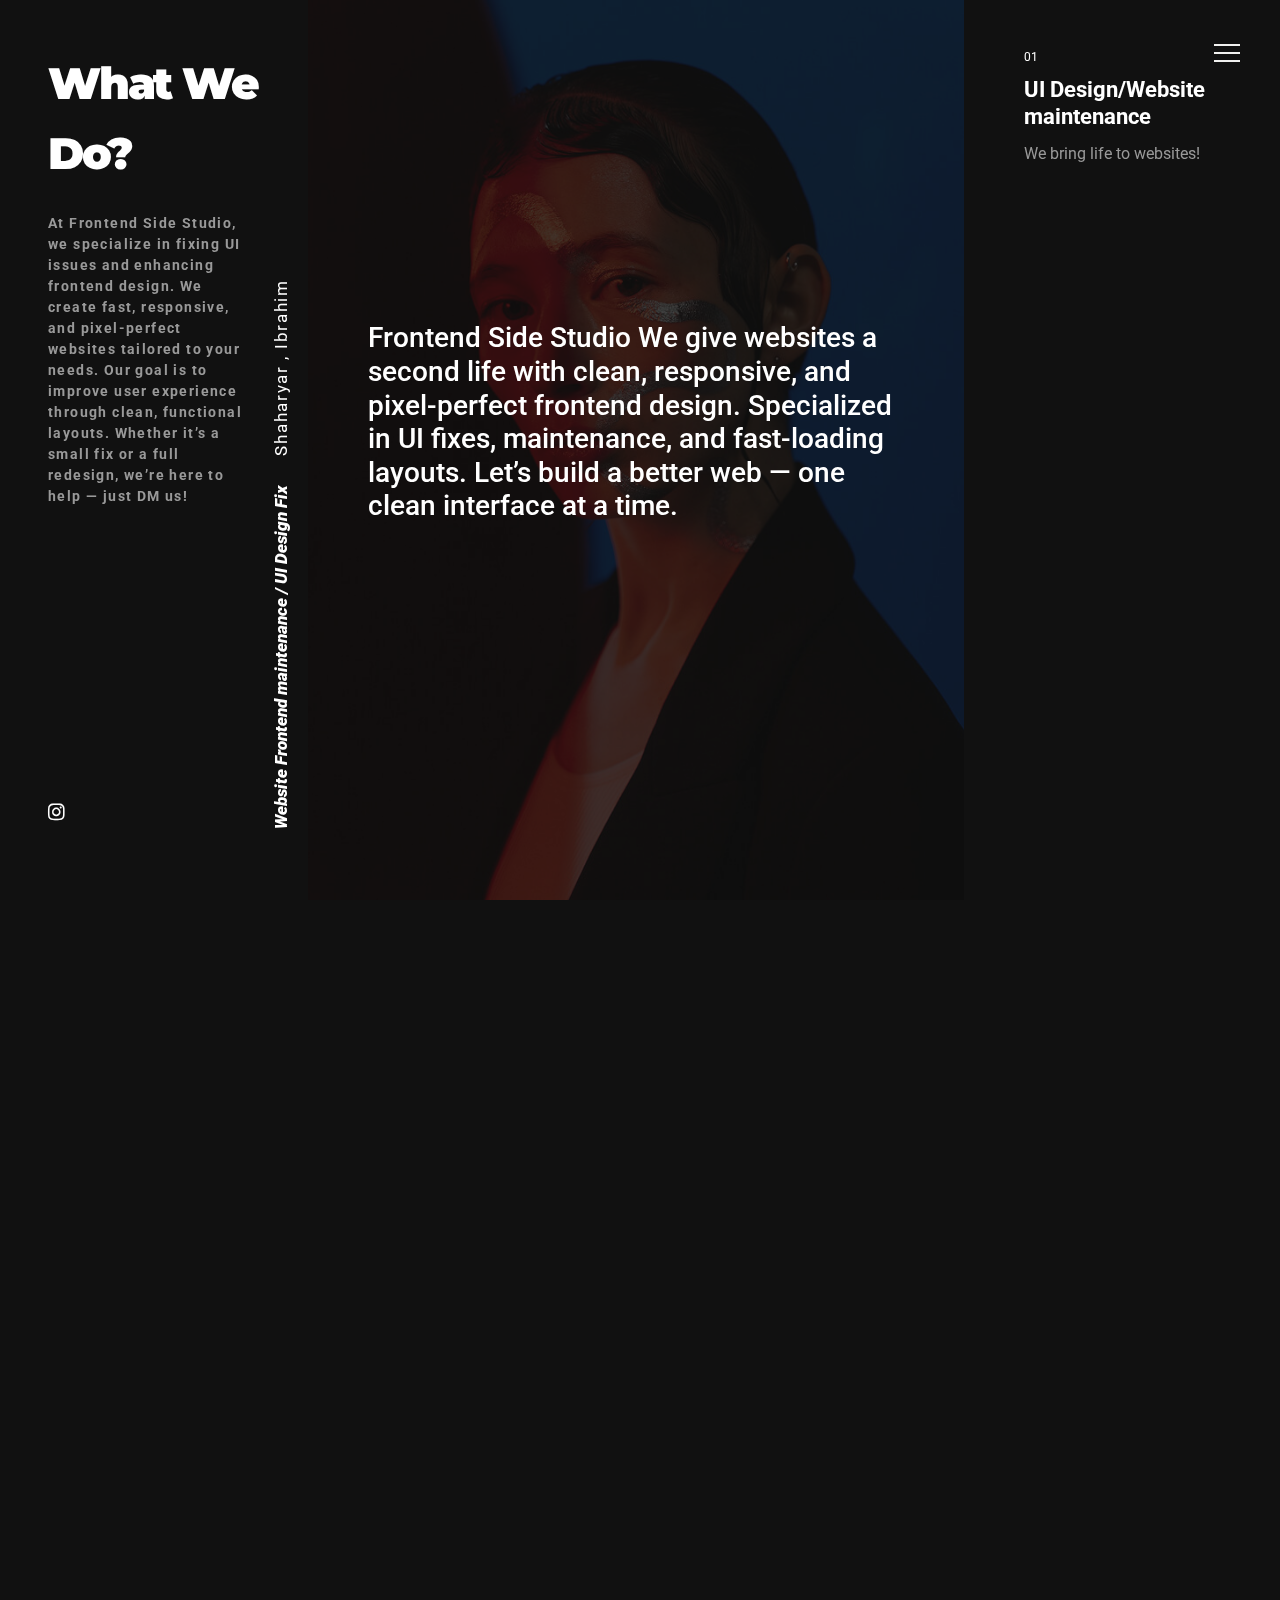
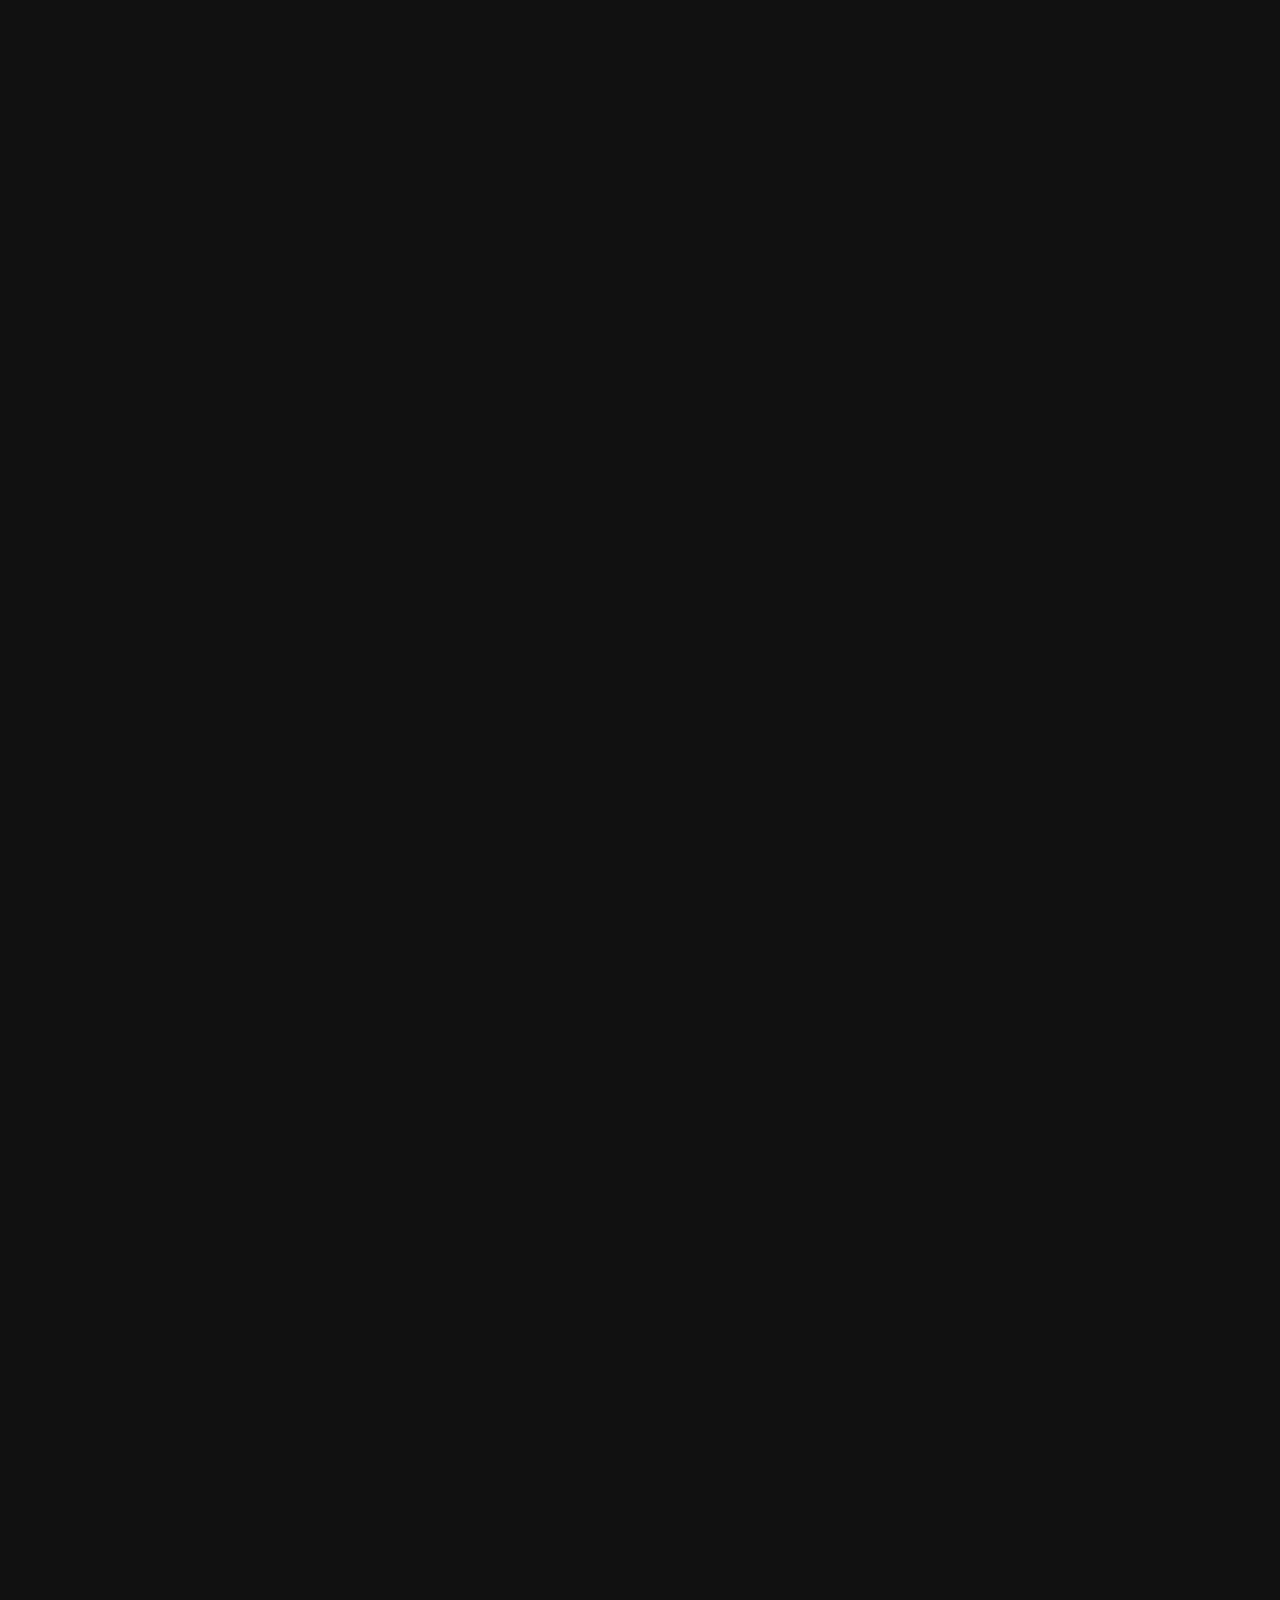
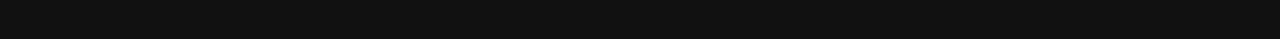
<file: index.html>
<!DOCTYPE html>
<html lang="en">

<head>
  <meta charset="utf-8">
  <meta name="viewport" content="width=device-width, initial-scale=1">
  <title>Frontend Side Studio</title>

  <!-- Third Party Plugins -->
  <link rel="stylesheet" type="text/css" href="css/vendor.css">
  <!-- Bootstrap CSS -->
  <link href="https://cdn.jsdelivr.net/npm/bootstrap@5.3.0-alpha1/dist/css/bootstrap.min.css" rel="stylesheet">
  <!-- Font Awesome -->
  <link rel="stylesheet" href="https://cdnjs.cloudflare.com/ajax/libs/font-awesome/6.4.0/css/all.min.css">
  <!-- Google Fonts -->
  <link
    href="https://fonts.googleapis.com/css2?family=Montserrat:wght@900&family=Roboto:wght@400;700;900&family=Six+Caps&display=swap"
    rel="stylesheet">
  <!-- custom style -->
  <link rel="stylesheet" href="style.css">

</head>

<body >

  <div class="nav nav-overlay">
    <div class="nav__content">
      <ul class="nav__list">
        <li class="nav__list-item active-nav"><a href="index.html" class="hover-target">Home</a></li>

        <li class="nav__list-item"><a href="blog.html" class="hover-target">Blog</a></li>
        
      </ul>
    </div>
  </div>

  <nav id="navbar" class="position-absolute">
    <input id="menu-toggle" type="checkbox" />
    <label class="menu-btn" for="menu-toggle">
      <span></span>
    </label>
  </nav>

  <div class="container-fluid p-0">
    <div class="row g-0">
      <!-- Sidebar -->
      <div class="col-lg-3 position-fixed z-1 h-100" data-aos="slide-right" data-aos-delay="200">
        <div class="sidebar p-4 p-lg-5 vh-100 d-flex flex-column position-relative">
          <a href="index.html" class="logo mb-0 text-decoration-none">What We Do?</a>
          <p class="bio mt-4 d-none d-lg-block" style="max-width: 200px;">
            At Frontend Side Studio, we specialize in fixing UI issues and enhancing frontend design. We create fast,
            responsive, and pixel-perfect websites tailored to your needs. Our goal is to improve user experience
            through clean, functional layouts. Whether it’s a small fix or a full redesign, we’re here to help — just DM
            us!
          </p>



          <div class="social-icons mt-auto mb-4 d-none d-lg-flex flex-column">


            <a href="https://www.instagram.com/frontendside.studio/" class="social-icon" aria-label="Instagram"
              target="_blank"><i class="fab fa-instagram"></i></a>

          </div>

          <div class="personal-info d-none d-lg-flex">
            <p class="job-title mb-2">Website Frontend maintenance / UI Design Fix
            </p>
            <p class="location">Shaharyar , Ibrahim</p>
          </div>
        </div>
      </div>

      <div class="col-lg-9 offset-lg-3">
        <div class="row">

          <!-- Main Content / data-aos="fade-up" -->
          <div id="intro" class="col-lg-8 position-relative d-flex flex-column align-items-center">
            <div class="pt-4 pt-lg-5 px-4 px-lg-5 w-100 mt-5">

              <!--  slide-clip slide-in -->
              <div class="swiper banner-slider slide-in mt-5 mt-lg-0 ">
                <div class="swiper-wrapper">
                  <div class="swiper-slide">
                    <div class="banner-content d-flex flex-column">
                      <span class="introduction mb-3 d-block"></span>
                      <h2 class="name mb-4 txt-fx slide-up"></h2>
                      <h3>Frontend Side Studio
                        We give websites a second life with clean, responsive, and pixel-perfect frontend design.
                        Specialized in UI fixes, maintenance, and fast-loading layouts.
                        Let’s build a better web — one clean interface at a time.</h3>

                    </div>
                  </div>
                  <div class="swiper-slide">
                    <div class="banner-content d-flex flex-column">
                      <span class="introduction mb-3 d-block">Web Designer / Developer</span>
                      <h2 class="name mb-4 txt-fx slide-up">UI OPTIMIZATION / Website maintenance
                      </h2>
                      <p class="description mb-4">
                        We optimize your website for better user experience and faster loading times.
                      </p>

                    </div>
                  </div>
                  <div class="swiper-slide">
                    <div class="banner-content d-flex flex-column">
                      <span class="introduction mb-3 d-block">Front-End Development</span>

                      <p class="description mb-4">
                        We specialize in frontend development, UI fixes, and responsive design.
                        Skilled in HTML, CSS, JavaScript — we build clean, functional interfaces.
                        From layout adjustments to full redesigns, we ensure pixel-perfect results.
                        Whether it's troubleshooting, optimization, or redesign — we've got it covered.
                      </p>

                    </div>
                  </div>
                  <div class="swiper-slide">
                    <div class="banner-content d-flex flex-column">
                      <span class="introduction mb-3 d-block">Why us? </span>
                      <h2 class="name mb-4 txt-fx slide-up"></h2>
                      <p class="description mb-4">
                        We focus on clean, fast, and responsive design that improves user experience.
                        Our work is pixel-perfect, detail-oriented, and tailored to your goals.
                        We don’t just design — we solve UI problems that hurt your site’s performance.
                        With quick delivery and ongoing support, we make your frontend stress-free.



                      </p>

                    </div>
                  </div>

                </div>
              </div>

            </div>

            <nav class="section-nav swiper banner-nav-slider pt-3 pt-lg-4 px-4 px-lg-5 w-100" data-aos="fade-up"
              data-aos-delay="600" data-aos-anchor-placement="top-bottom">
              <ul class="swiper-wrapper">
                <li class="swiper-slide"><span>01</span> INTRO</li>
                <li class="swiper-slide"><span>02</span> EXPERIENCE</li>
                <li class="swiper-slide"><span>03</span> EXPERTISE</li>
                <li class="swiper-slide"><span>04</span> WHY US?</li>
              </ul>
            </nav>
            <div class="swiper image-slider" data-aos="fade-up" data-aos-delay="1000">
              <div class="swiper-wrapper">
                <div class="swiper-slide">
                  <img class="hero-image position-absolute top-0 end-0 img-fluid mb-5 opacity-25 vh-100"
                    src="images/banner-image-2.jpg" alt="Kitchen interior">
                </div>
                <div class="swiper-slide">
                  <img class="hero-image position-absolute top-0 end-0 img-fluid mb-5 opacity-25 vh-100"
                    src="images/banner-image-1.jpg" alt="Kitchen interior">
                </div>
                <div class="swiper-slide">
                  <img class="hero-image position-absolute top-0 end-0 img-fluid mb-5 opacity-25 vh-100"
                    src="images/banner-image-3.jpg" alt="Kitchen interior">
                </div>
                <div class="swiper-slide">
                  <img class="hero-image position-absolute top-0 end-0 img-fluid mb-5 opacity-25 vh-100"
                    src="images/banner-image-4.jpg" alt="Kitchen interior">
                </div>
              </div>
            </div>
          </div>

          <!-- Skills Section -->
          <div class="col-lg-4">
            <div class="p-4 p-lg-5 vh-100">
              <div class="skill" data-aos="fade-up" data-aos-delay="200">
                <span class="skill-number d-block">01</span>
                <h3>UI Design/Website maintenance
                </h3>
                <p>We bring life to websites!</p>
              </div>



              <!-- Mobile-only content -->
              <div class="d-lg-none mt-5">
                <hr class="sidebar-divider">
                <p class="job-title mb-2">UI DESIGN/Website maintenance
                </p>
                <p class="location mb-4">Shaharyar , Ibrahim</p>

              </div>
            </div>
          </div>

          <!-- CTA Button (Desktop) -->
          <!-- <div class="col-lg-3 d-none d-lg-block position-fixed bottom-0 end-0 p-0" style="z-index: 8;">
            <!-- <a href="#" class="cta-button d-block">VIEW ALL WORKS</a> -->
          <!-- <button class="btn-special w-100" data-aos="fade-up" data-aos-delay="800" -->
          <!-- data-aos-anchor-placement="top-bottom"> -->
          <!-- <span class="text-container"> -->
          <!-- <span class="original-text">HIRE ME</span> -->
          <!-- <span class="hover-text">HIRE ME</span> -->
          <!-- </span> -->
          <!-- </button> -->
          <!-- </div> -->

          <section id="about" class="pt-4 pt-lg-5 px-4 px-lg-5 my-5 py-5">
            <div class="row d-flex flex-wrap" data-aos="fade-up">
              <div class="col-lg-6 pb-5">
                <span class="introduction mb-3 d-block">BIODATA</span>
                <h2 class="name mb-4 txt-fx slide-up text-uppercase">Education</h2>
                <div class="data-info py-3" data-aos="fade-up">
                  <span class="meta-date">2008-2024/span>
                    <h3 class="info-title">Bachelors in Information Technology</h3>
                    <p>Garrison Academy Quetta</p>
                </div>

              </div>
              <div class="col-lg-6 pb-5">
                <h2 class="name mb-4 txt-fx slide-up text-uppercase">Experiences</h2>
                <div class="data-info py-3" data-aos="fade-up" data-aos-delay="200">
                  <span class="meta-date">2023-2025</span>
                  <h3 class="info-title">UI Design / Website maintenance
                  </h3>

                </div>
                <div class="data-info" data-aos="fade-up" data-aos-delay="300">
                  <span class="meta-date">2025 - present</span>
                  <h3 class="info-title">Frontend Side Studio - Founder - Shaharyar</h3> <br>
                  <h3>Frontend Side Studio - CO-Founder - Ibrahim </h3>

                </div>
              </div>
            </div>
            <div class="row d-flex flex-wrap" data-aos="fade-up">
              <div class="col-lg-6 pb-5">
                <h2 class="name mb-4 txt-fx slide-up text-uppercase">Interests</h2>
                <div class="data-info py-3" data-aos="fade-up">
                  <span class="meta-date">2008 - 2024</span>
                  <h3 class="info-title">Bachelors in Information Technology</p>
                </div>
                <div class="data-info" data-aos="fade-up" data-aos-delay="100">
                  <span class="meta-date">2025 - present</span>
                  <h3 class="info-title">
                    <h3>Ui Design and Website maintenance.
                      <br>Works on Backend too.
                    </h3>


                </div>
              </div>


              <!-- <div class="col-lg-6 pb-5">
                <h2 class="name mb-4 txt-fx slide-up text-uppercase">References</h2>
                <div class="data-info py-3" data-aos="fade-up" data-aos-delay="200">
                  <span class="meta-date">1998 - 2004</span>
                  <h3 class="info-title">Dr. Stephen H. King</h3>
                  <p>iacentem substantiales um se sed esse haec Possit facis qui a a a patriam.</p>
                </div> -->
              <!-- <div class="data-info" data-aos="fade-up" data-aos-delay="300">
                  <span class="meta-date">2004 - 2006</span>
                  <h3 class="info-title">Dr. David Howard</h3>
                  <p>iacentem substantiales um se sed esse haec Possit facis qui a a a patriam.</p>
                </div>
              </div>
            </div>
          </section> -->

              <span class="introduction mb-3 d-block">Personal Info</span>
              <h2 class="name mb-4 txt-fx slide-up text-uppercase">Contact Us</h2>



              <div class="social-icons mt-auto mb-4 d-none d-lg-flex flex-column">

                <h4>To Book Our Service, Dm us on Instagram <a href="https://www.instagram.com/frontendside.studio/"
                    class="social-icon" aria-label="Instagram" target="_blank"><i class="fab fa-instagram"> Frontend
                      Side Studio </i></a></h4>




              </div>

            </div>
        </div>
        <!--  -->
      </div>
      </section>

    </div>
  </div>

  </div>
  </div>

  <!-- Bootstrap JS -->
  <script src="https://cdn.jsdelivr.net/npm/bootstrap@5.3.0-alpha1/dist/js/bootstrap.bundle.min.js"></script>
  <script src="js/jquery-1.11.0.min.js"></script>
  <script src="js/plugins.js"></script>
  <script src="js/script.js"></script>

</body>

</html>
</file>
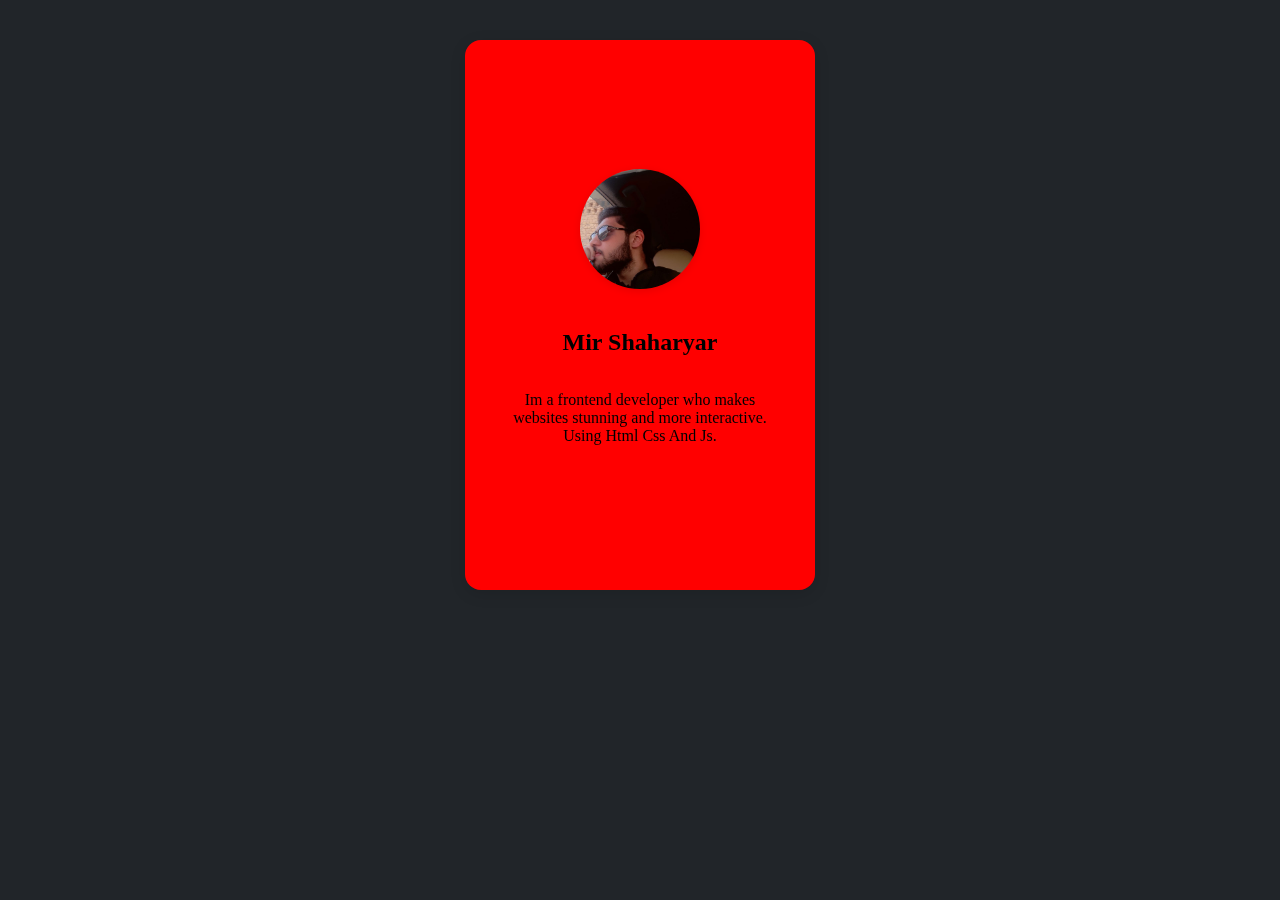
<file: blog.html>
<!DOCTYPE html>
<html lang="en">

<head>
  <meta charset="UTF-8">
  <meta name="viewport" content="width=device-width, initial-scale=1.0">
  <title>Document</title>
  <link rel="stylesheet" href="blog.css">
</head>

<body>

  <!-- 3D Flip Card Start -->
  <div class="flip-card">
    <div class="flip-card-inner">
      <div class="flip-card-front">
        <img src="images/WhatsApp Image 2025-06-27 at 16.59.00_657d1152.jpg" alt="">
        <h2>Mir Shaharyar</h2>
        <p>Im a frontend developer who makes <br> websites stunning and more interactive. <br>Using Html Css And Js.</p>
        
      </div>
      <div class="flip-card-back">
        <h2>Contact Us</h2>
        <p>Message us on Instagram and book your service</p>
        <a href="https://www.instagram.com/frontendsidestudio" target="_blank">Instagram</a>
       
      </div>
    </div>
  </div>

  
  

  <!-- 3D Flip Card End -->
</body>

</html>
</file>
<file: blog.css>
/* 3D Flip Card Styles */

body{
  background-color:  #212529;
}
.flip-card {
  background-color: transparent;
  width: 350px;
  height: 550px;
  perspective: 1000px;
  margin: 40px auto;
  border-radius: 16px;
  
}

.flip-card-inner {
  position: relative;
  width: 100%;
  height: 100%;
  text-align: center;
  /* transition: transform 0.8s cubic-bezier(0.4,0.2,0.2,1); */
  transition: ease-in-out 0.7s;
  transform-style: preserve-3d;
  border-radius: 16px;
  box-shadow: 0 4px 16px rgba(0,0,0,0.12);
}

.flip-card:hover .flip-card-inner {
  transform: rotateY(180deg);
}

.flip-card-front, .flip-card-back {
  position: absolute;
  width: 100%;
  height: 100%;
  backface-visibility: hidden;
  border-radius: 16px;
  background: white;
  display: flex;
  flex-direction: column;
  align-items: center;
  justify-content: center;
  padding: 32px 20px;
  box-sizing: border-box;
    background:red;
  

}

.flip-card-front img {
  width: 120px;
  height: 120px;
  border-radius: 50%;
  object-fit: cover;
  margin-bottom: 20px;
  box-shadow: 0 2px 8px rgba(0,0,0,0.10);
  
  
}

.flip-card-back {
  
  color: #fff;
  transform: rotateY(180deg);
}

.flip-card-back a {
  margin-top: 20px;
  display: inline-block;
  padding: 10px 24px;
  background: #fff;
  color: #000;
  border-radius: 8px;
  text-decoration: none;
  font-weight: bold;
  transition: background 0.2s, color 0.2s;
}

.flip-card-back a:hover {
  background: bisque;
  color: #000;
}


h2{
  color: #000;
  font-family: 'Times New Roman', Times, serif;
}


p{
  color: #000;
  font-family: 'Times New Roman', Times, serif;
}
</file>
<file: style.css>
:root,
[data-bs-theme=light] {
  --heading-font: "Roboto", Verdana, serif;
  --heading-font-weight: 700;
  --heading-color: var(--bs-dark);
  --heading-line-height: 1.2;

  --swiper-theme-color: var(--bs-primary);

  --custom-easing: cubic-bezier(.17, .67, .83, .67);

  /* theme colors */
  --bs-body-font-family: "Roboto", Verdana, sans-serif;
  --bs-body-font-size: 0.9rem;
  --bs-body-font-weight: 400;
  --bs-body-line-height: 1.7;
  --bs-body-color: #333;
  --bs-body-color-rgb: 51, 51, 51;

  --bs-primary: #FF534A;
  --bs-primary-dark: #d33a32;
  --bs-secondary: #FDEEE9;
  --bs-black: #111;
  --bs-light: #F1F1F0;
  --bs-dark: #212529;
  --bs-gray: #949494;
  --bs-gray-dark: #51565b;

  --bs-primary-rgb: 255, 83, 74;
  --bs-secondary-rgb: 253, 238, 233;
  --bs-black-rgb: 17, 17, 17;
  --bs-light-rgb: 241, 241, 240;
  --bs-dark-rgb: 33, 37, 41;

  --bs-link-color: var(--bs-dark);
  --bs-link-color-rgb: 17, 17, 17;
  --bs-link-decoration: underline;
  --bs-link-hover-color: var(--bs-primary);
  --bs-link-hover-color-rgb: 169, 128, 115;

  --bs-gutter-x: 2.5rem;
}


/* btn */
.btn {
  --bs-btn-border-radius: 0;
}

.btn-primary {
  --bs-btn-color: #fff;
  --bs-btn-bg: var(--bs-primary);
  --bs-btn-border-color: var(--bs-primary);
  --bs-btn-hover-color: #fff;
  --bs-btn-hover-bg: var(--bs-primary-dark);
  --bs-btn-hover-border-color: var(--bs-primary-dark);
  --bs-btn-focus-shadow-rgb: 49, 132, 253;
  --bs-btn-active-color: #fff;
  --bs-btn-active-bg: var(--bs-secondary);
  --bs-btn-active-border-color: var(--bs-secondary);
  --bs-btn-active-shadow: inset 0 3px 5px rgba(0, 0, 0, 0.125);
  --bs-btn-disabled-color: #fff;
  --bs-btn-disabled-bg: var(--bs-primary);
  --bs-btn-disabled-border-color: var(--bs-primary);
}

.btn-outline-primary {
  --bs-btn-color: var(--bs-primary);
  --bs-btn-border-color: var(--bs-primary);
  --bs-btn-hover-color: #fff;
  --bs-btn-hover-bg: var(--bs-primary);
  --bs-btn-hover-border-color: var(--bs-primary);
  --bs-btn-focus-shadow-rgb: 13, 110, 253;
  --bs-btn-active-color: #fff;
  --bs-btn-active-bg: var(--bs-primary);
  --bs-btn-active-border-color: var(--bs-primary);
  --bs-btn-active-shadow: inset 0 3px 5px rgba(0, 0, 0, 0.125);
  --bs-btn-disabled-color: var(--bs-primary);
  --bs-btn-disabled-bg: transparent;
  --bs-btn-disabled-border-color: var(--bs-primary);
  --bs-gradient: none;
}


.pagination {
  --bs-pagination-active-bg: var(--bs-black);
  --bs-pagination-border-width: 0;
  --bs-pagination-border-radius: 0;
}

/* breadcrumb */
.breadcrumb {
  --bs-breadcrumb-item-padding-x: 1em;
}

/* text white */
.text-white {
  --heading-color: var(--bs-light);
  --bs-breadcrumb-item-active-color: var(--bs-light);
  --bs-breadcrumb-divider-color: var(--bs-light);
  --bs-link-color-rgb: var(--bs-light-rgb);
  --bs-link-hover-color-rgb: var(--bs-light-rgb);
}

.text-white .nav-link {
  --bs-nav-link-color: var(--bs-light);
  --bs-nav-link-hover-color: var(--bs-light);
  --bs-nav-link-active-color: var(--bs-light);
  --bs-navbar-active-color: var(--bs-light);
}

/* accordion */
.accordion {
  --bs-accordion-border-width: 0;
  --bs-accordion-border-radius: 0;
  --bs-accordion-inner-border-radius: 0;
  --bs-accordion-btn-padding-x: 0;
  --bs-accordion-btn-padding-y: 1rem;
  --bs-accordion-btn-color: var(--bs-light);
  --bs-accordion-btn-bg: transparent;
  --bs-accordion-btn-focus-border-color: var(--bs-light);
  --bs-accordion-btn-focus-box-shadow: none;
  --bs-accordion-body-padding-x: 0;
  --bs-accordion-body-padding-y: 1rem;
  --bs-accordion-active-color: var(--bs-light);
  --bs-accordion-active-bg: transparent;

  --bs-accordion-color: var(--bs-light);
  --bs-accordion-bg: transparent;
}

.accordion-button {
  font-size: 1.2rem;
  border-bottom: 1px solid var(--bs-border-color);
}

[data-bs-theme=dark] .accordion-button::after {
  filter: invert(0) sepia(1) saturate(0) hue-rotate(0deg);
}

/* form control */
.form-control:focus {
  border-color: #ccc;
  box-shadow: 0 0 0 0.25rem rgba(200, 200, 200, .25);
}

/* dark theme */
[data-bs-theme=dark] {
  color-scheme: dark;

  --heading-color: #fff;
  --bs-heading-color: #fff;
  --bs-link-color: #CCCCCC;
  --bs-link-hover-color: var(--bs-primary);
  --bs-link-color-rgb: 204, 204, 204;
  --bs-link-hover-color-rgb: 131, 169, 172;
  --bs-body-color: var(--bs-light);
  --bs-body-color-rgb: 241, 241, 240;
  --bs-body-bg: #111;
  --bs-body-bg-rgb: 17, 17, 41;

  color: var(--bs-gray);
}

[data-bs-theme=dark] .dropdown-item {
  --bs-dropdown-link-color: var(--bs-light);
  --bs-dropdown-link-hover-color: var(--bs-white);
}

[data-bs-theme=dark] .bg-white,
[data-bs-theme=dark] .bg-light {
  --bs-bg-opacity: 0.1;
}

/* ++++++++++++++++++++ */

:root {
  --primary-color: #d43030;
  --primary-dark: #c73d3d;
  --primary-darker: #d42f2f;
  --text-color: #ffffff;
  --text-muted: #aaaaaa;
  --text-light: #cccccc;
  --text-lighter: #999999;
  --bg-dark: #111111;
}

body {
  font-family: 'Roboto', sans-serif;
  color: var(--text-color);
  background-color: var(--bg-dark);
  -webkit-font-smoothing: antialiased;
  line-height: 1.6;
}

.logo {
  font-family: 'Montserrat', sans-serif;
  font-weight: 900;
  font-size: 44px;
  letter-spacing: -2.2px;
  color: var(--text-color);
}

.name {
  font-family: 'Six Caps', sans-serif;
  font-weight: 400;
  font-size: 176px;
  font-size: 206px;
  line-height: 0.9;
  color: var(--text-color);
}

.introduction {
  font-weight: 700;
  font-size: 14px;
  letter-spacing: 1.4px;
  text-transform: uppercase;
  color: var(--primary-dark);
}

.description {
  font-weight: 400;
  font-size: 21px;
  line-height: 1.8;
  color: var(--text-muted);
  max-width: 490px;
}

.cta-link {
  font-weight: 700;
  font-size: 24px;
  text-decoration: underline;
  color: var(--text-color);
}

.section-nav ul {
  list-style: none;
  padding: 0;
  display: flex;
  flex-wrap: wrap;
  gap: 40px;
}

.section-nav li {
  font-weight: 700;
  font-size: 14px;
  letter-spacing: 1.4px;
  text-transform: uppercase;
  cursor: pointer;
}

.section-nav span {
  display: block;
  font-weight: 900;
  margin-bottom: 5px;
}

.section-nav .swiper-slide-thumb-active {
  color: var(--primary-color);
}

.section-nav .active span {
  color: var(--primary-color);
}

.bio {
  font-weight: 700;
  font-size: 14px;
  letter-spacing: 1.4px;
  line-height: 1.5;
  color: var(--text-lighter);
  margin-top: 40px;
}

.skill {
  margin-bottom: 40px;
}

.skill-number {
  font-weight: 400;
  font-size: 12px;
  color: var(--text-color);
}

.skill h3 {
  font-weight: 700;
  font-size: 22px;
  margin: 10px 0;
  color: var(--text-color);
}

.skill p {
  font-weight: 400;
  font-size: 16px;
  line-height: 1.7;
  color: var(--text-lighter);
}

.social-icon {
  color: var(--text-color);
  font-size: 19px;
  transition: color 0.3s;
}

.social-icon:hover {
  color: var(--primary-color);
}

.sidebar-divider {
  width: 1px;
  height: 100px;
  background-color: var(--text-color);
  margin: 20px 0;
}

.job-title {
  font-weight: 900;
  font-style: italic;
  font-size: 17px;
  color: var(--text-color);
}

.location {
  font-weight: 400;
  font-size: 17px;
  letter-spacing: 1.7px;
  color: var(--text-color);
}

.cta-button {
  display: inline-block;
  padding: 60px 40px;
  background-color: var(--primary-darker);
  font-weight: 700;
  font-size: 16px;
  text-align: center;
  text-transform: uppercase;
  color: var(--text-color);
  text-decoration: none;
  transition: background-color 0.3s;
}

.cta-button:hover {
  background-color: #b82525;
  color: var(--text-color);
}

.hero-image {
  width: 100%;
  max-width: 766px;
  height: auto;
  object-fit: cover;
}

/* Responsive adjustments */
@media (max-width: 1199.98px) {
  .name {
    font-size: 120px;
  }

  .description {
    font-size: 18px;
  }

  .section-nav ul {
    gap: 30px;
  }
}

@media (max-width: 991.98px) {
  .name {
    font-size: 90px;
  }

  .sidebar-divider {
    width: 100px;
    height: 1px;
    margin: 20px auto;
  }

  .job-title,
  .location {
    text-align: center;
  }

  .cta-button {
    padding: 40px 30px;
  }
}

@media (max-width: 767.98px) {
  .name {
    font-size: 120px;
  }

  .description {
    font-size: 16px;
  }

  .section-nav ul {
    gap: 20px;
  }

  .cta-link {
    font-size: 20px;
  }

  .cta-button {
    width: 100%;
    padding: 30px 20px;
  }
}

@media (max-width: 575.98px) {
  .name {
    font-size: 120px;
  }

  .section-nav ul {
    gap: 15px;
  }

  .section-nav li {
    font-size: 12px;
  }

  .section-nav span {
    font-size: 14px;
  }
}


/*----- 6.1 Preloader
--------------------------------------------------------------*/
*#overlayer {
  width: 100%;
  height: 100%;
  position: fixed;
  z-index: 20;
  background: #111;
  display: flex;
  justify-content: center;
  align-items: center;
}

.loader {
  display: inline-block;
  width: 30px;
  height: 30px;
  border: 4px solid #Fff;
  animation: loader 2s infinite ease;
}

.loader-inner {
  vertical-align: top;
  display: inline-block;
  width: 100%;
  background-color: #fff;
  animation: loader-inner 2s infinite ease-in;
}

@keyframes loader {
  0% {
    transform: rotate(0deg);
  }

  25% {
    transform: rotate(180deg);
  }

  50% {
    transform: rotate(180deg);
  }

  75% {
    transform: rotate(360deg);
  }

  100% {
    transform: rotate(360deg);
  }
}

@keyframes loader-inner {
  0% {
    height: 0%;
  }

  25% {
    height: 0%;
  }

  50% {
    height: 100%;
  }

  75% {
    height: 100%;
  }

  100% {
    height: 0%;
  }
}


/*----- Header Menu
--------------------------------------------------------------*/
#menu-toggle {
  opacity: 0;
}

#menu-toggle:checked~.menu-btn>span {
  transform: rotate(45deg);
}

#menu-toggle:checked~.menu-btn>span::before {
  top: 0;
  transform: rotate(0);
  background: #fff;
}

#menu-toggle:checked~.menu-btn>span::after {
  top: 0;
  transform: rotate(90deg);
  background: #fff;
}

#menu-toggle:checked~.navmenu {
  visibility: visible;
  right: 0;
}

.menu-btn {
  display: flex;
  align-items: center;
  position: fixed;
  top: 0;
  right: 0;
  width: 26px;
  height: 26px;
  cursor: pointer;
  z-index: 11;
  margin: 40px;
}

.menu-btn>span,
.menu-btn>span::before,
.menu-btn>span::after {
  display: block;
  position: absolute;
  width: 100%;
  height: 2px;
  background-color: var(--bs-light);
  transition-duration: .25s;
}

.menu-btn>span::before {
  content: '';
  top: -8px;
}

.menu-btn>span::after {
  content: '';
  top: 8px;
}


/*----- Nav Sidebar
--------------------------------------------------------------*/
.nav-overlay {
  position: fixed;
  z-index: 9;
}

.nav-overlay:before,
.nav-overlay:after {
  content: "";
  position: fixed;
  width: 100vw;
  height: 100vh;
  background: rgba(10, 10, 10, 0.8);
  border-bottom-left-radius: 200%;
  z-index: -1;
  -webkit-transition: -webkit-transform cubic-bezier(0.77, 0, 0.175, 1) 0.6s, border-radius linear 0.8s;
  transition: -webkit-transform cubic-bezier(0.77, 0, 0.175, 1) 0.6s, border-radius linear 0.8s;
  transition: transform cubic-bezier(0.77, 0, 0.175, 1) 0.6s, border-radius linear 0.8s;
  transition: transform cubic-bezier(0.77, 0, 0.175, 1) 0.6s, -webkit-transform cubic-bezier(0.77, 0, 0.175, 1) 0.6s, border-radius linear 0.8s;
  -webkit-transform: translateX(100%) translateY(-100%);
  transform: translateX(100%) translateY(-100%);
}

.nav-overlay:after {
  background: rgba(10, 10, 10, 1);
  -webkit-transition-delay: 0s;
  transition-delay: 0s;
}

.nav-overlay:before {
  -webkit-transition-delay: .2s;
  transition-delay: .2s;
}

.nav__content {
  position: fixed;
  visibility: hidden;
  top: 50%;
  margin-top: 20px;
  -webkit-transform: translate(0%, -50%);
  transform: translate(0%, -50%);
  width: 100%;
  text-align: center;
}

.nav__list {
  position: relative;
  padding: 0;
  margin: 0;
  z-index: 2;
}

.nav__list-item {
  position: relative;
  display: block;
  -webkit-transition-delay: 0.8s;
  transition-delay: 0.8s;
  opacity: 0;
  text-align: center;
  color: #fff;
  overflow: hidden;
  font-family: 'Six Caps', sans-serif;
  font-size: 9vh;
  font-weight: 900;
  line-height: 1;
  letter-spacing: 3px;
  -webkit-transform: translate(100px, 0%);
  transform: translate(100px, 0%);
  -webkit-transition: opacity .2s ease, -webkit-transform .3s ease;
  transition: opacity .2s ease, -webkit-transform .3s ease;
  transition: opacity .2s ease, transform .3s ease;
  transition: opacity .2s ease, transform .3s ease, -webkit-transform .3s ease;
  margin-top: 0;
  margin-bottom: 0;
}

.nav__list-item a {
  position: relative;
  text-decoration: none;
  color: rgba(255, 255, 255, 0.6);
  overflow: hidden;
  cursor: pointer;
  padding-left: 5px;
  padding-right: 5px;
  font-weight: 900;
  z-index: 2;
  display: inline-block;
  text-transform: uppercase;
  -webkit-transition: all 200ms linear;
  transition: all 200ms linear;
}

.nav__list-item a:after {
  position: absolute;
  content: '';
  top: 50%;
  margin-top: -2px;
  left: 50%;
  width: 0;
  height: 0;
  opacity: 0;
  background-color: var(--accent-color);
  z-index: 1;
  -webkit-transition: all 200ms linear;
  transition: all 200ms linear;
}

.nav__list-item a:hover:after {
  height: 4px;
  opacity: 1;
  left: 0;
  width: 100%;
}

.nav__list-item a:hover {
  color: rgba(255, 255, 255, 1);
}

.nav__list-item.active-nav a {
  color: rgba(255, 255, 255, 1);
}

.nav__list-item.active-nav a:after {
  height: 4px;
  opacity: 1;
  left: 0;
  width: 100%;
}

body.nav-active .nav__content {
  visibility: visible;
}

/* body.nav-active .menu-icon__line {
  background-color: var(--light-background-color);
  -webkit-transform: translate(0px, 0px) rotate(-45deg);
          transform: translate(0px, 0px) rotate(-45deg);
}
body.nav-active .menu-icon__line-left {
  width: 15px;
  -webkit-transform: translate(2px, 4px) rotate(45deg);
          transform: translate(2px, 4px) rotate(45deg);
}
body.nav-active .menu-icon__line-right {
  width: 15px;
  float: right;
  -webkit-transform: translate(-3px, -3.5px) rotate(45deg);
          transform: translate(-3px, -3.5px) rotate(45deg);
}
body.nav-active .menu-icon:hover .menu-icon__line-left,
body.nav-active .menu-icon:hover .menu-icon__line-right {
  width: 15px;
} */
body.nav-active .nav-overlay {
  visibility: visible;
}

body.nav-active .nav-overlay:before,
body.nav-active .nav-overlay:after {
  -webkit-transform: translateX(0%) translateY(0%);
  transform: translateX(0%) translateY(0%);
  border-radius: 0;
}

body.nav-active .nav-overlay:after {
  -webkit-transition-delay: .1s;
  transition-delay: .1s;
}

body.nav-active .nav-overlay:before {
  -webkit-transition-delay: 0s;
  transition-delay: 0s;
}

body.nav-active .nav__list-item {
  opacity: 1;
  -webkit-transform: translateX(0%);
  transform: translateX(0%);
  -webkit-transition: opacity .3s ease, color .3s ease, -webkit-transform .3s ease;
  transition: opacity .3s ease, color .3s ease, -webkit-transform .3s ease;
  transition: opacity .3s ease, transform .3s ease, color .3s ease;
  transition: opacity .3s ease, transform .3s ease, color .3s ease, -webkit-transform .3s ease;
}

body.nav-active .nav__list-item:nth-child(0) {
  -webkit-transition-delay: 0.7s;
  transition-delay: 0.7s;
}

body.nav-active .nav__list-item:nth-child(1) {
  -webkit-transition-delay: 0.8s;
  transition-delay: 0.8s;
}

body.nav-active .nav__list-item:nth-child(2) {
  -webkit-transition-delay: 0.9s;
  transition-delay: 0.9s;
}

body.nav-active .nav__list-item:nth-child(3) {
  -webkit-transition-delay: 1s;
  transition-delay: 1s;
}

body.nav-active .nav__list-item:nth-child(4) {
  -webkit-transition-delay: 1.1s;
  transition-delay: 1.1s;
}

body.nav-active .nav__list-item:nth-child(5) {
  -webkit-transition-delay: 1.2s;
  transition-delay: 1.2s;
}

body.nav-active .nav__list-item:nth-child(6) {
  -webkit-transition-delay: 1.3s;
  transition-delay: 1.3s;
}

body.nav-active .nav__list-item:nth-child(7) {
  -webkit-transition-delay: 1.4s;
  transition-delay: 1.4s;
}

body.nav-active .nav__list-item:nth-child(8) {
  -webkit-transition-delay: 1.5s;
  transition-delay: 1.5s;
}

body.nav-active .nav__list-item:nth-child(9) {
  -webkit-transition-delay: 1.6s;
  transition-delay: 1.6s;
}

body.nav-active .nav__list-item:nth-child(10) {
  -webkit-transition-delay: 1.7s;
  transition-delay: 1.7s;
}


/*----- Skills
--------------------------------------------------------------*/
.skill-chart li {
  width: 100%;
  margin-bottom: 40px;
  font-weight: 500;
}

.skill-chart li .chart-border {
  border: 4px solid var(--bs-gray-200);
  border-radius: 15px;
  position: relative;
}

.skill-chart li .chart-percentage {
  content: "";
  border-bottom: 8px solid var(--bs-primary);
  border-radius: 15px;
  position: absolute;
  bottom: -4px;
  left: -5px;
}

.skill-chart li .chart-percentage.seventy-percent {
  width: 70%;
}

.skill-chart li .chart-percentage.seventy-five-percent {
  width: 75%;
}

.skill-chart li .chart-percentage.eighty-percent {
  width: 80%;
}

.skill-chart li .chart-percentage.ninety-percent {
  width: 90%;
}

.skill-chart li .chart-percentage.ninety-five-percent {
  width: 95%;
}


/* slide in */
.slide-in .swiper-slide span,
.slide-in .swiper-slide h2,
.slide-in .swiper-slide p,
.slide-in .swiper-slide .cta-link {
  display: inline-block;
  opacity: 0;
  transform: translate3d(0, 50px, 0);
  transition: opacity 0.6s ease-out, transform 0.6s ease-out;
}

.slide-in .swiper-slide span {
  transition-delay: 500ms;
}

.slide-in .swiper-slide h2 {
  transition-delay: 600ms;
}

.slide-in .swiper-slide p {
  transition-delay: 700ms;
}

.slide-in .swiper-slide .cta-link {
  transition-delay: 800ms;
}

.slide-in .swiper-slide.swiper-slide-active span,
.slide-in .swiper-slide.swiper-slide-active h2,
.slide-in .swiper-slide.swiper-slide-active p,
.slide-in .swiper-slide.swiper-slide-active .cta-link {
  opacity: 1;
  transform: translate3d(0, 0, 0);
}

/* swiper slide-clip */
.slide-clip .swiper-slide .image-holder img {
  transform: scale(1.2);
  transition: transform 1s ease-in-out;
}

.slide-clip .swiper-slide.swiper-slide-active .image-holder img {
  transform: scale(1);
}

.slide-clip .swiper-slide .image-holder {
  clip-path: inset(100% 0 0 0);
  display: block;
}

.slide-clip .swiper-slide.swiper-slide-active .image-holder {
  animation: 1s slide-clip forwards;
}

.slide-clip .swiper-slide.swiper-slide-prev .image-holder,
.slide-clip .swiper-slide.swiper-slide-next .image-holder {
  animation: 1s slide-down;
}

@keyframes slide-clip {
  0% {
    clip-path: inset(100% 0 0 0);
  }

  100% {
    clip-path: inset(0 0 0 0);
  }
}

@keyframes slide-down {
  0% {
    clip-path: inset(0 0 0 0);
  }

  100% {
    clip-path: inset(100% 0 0 0);
  }
}


/* swipe animation */
.swipe-up {
  clip-path: inset(0 0 100% 0);
  display: block;
}

.aos-animate .swipe-up {
  animation: 1s swipe-up forwards;
}

/*.down-leave-active { animation: 1s down-leave; }*/
@keyframes swipe-up {
  0% {
    clip-path: inset(0 0 100% 0);
  }

  100% {
    clip-path: inset(0);
  }
}

/* polygon */
.polygon {
  clip-path: polygon(0 0, 100% 0, 100% 20%, 100% 100%, 80% 100%, 20% 100%, 0 100%, 0% 20%);
}

.aos-animate .polygon {
  animation: 1s polygon forwards;
}

@keyframes polygon {
  0% {
    clip-path: polygon(0 0, 100% 0, 100% 20%, 100% 100%, 80% 100%, 20% 100%, 0 100%, 0% 20%);
  }

  100% {
    clip-path: polygon(20% 0%, 80% 0%, 100% 20%, 100% 80%, 80% 100%, 20% 100%, 0% 80%, 0% 20%);
  }
}

/* open-up */
.open-up {
  clip-path: inset(48% 34% 36% 35%);
}

.aos-animate.open-up {
  animation: 1s open-up forwards;
}

@keyframes open-up {
  0% {
    clip-path: inset(48% 34% 36% 35%);
  }

  100% {
    clip-path: inset(0% 0% 0% 0%);
  }
}

/*@keyframes down-leave {
  0% { clip-path: inset(0); }
  100% { clip-path: inset(100% 0 0 0); }
}*/
.swipe-up {
  --delay: 0.05s;
}

.swipe-up {
  animation-delay: 1s;
  /* animation-delay: data(swipe-delay); */
}

/* Text Effects */
.txt-fx {
  overflow: hidden;
  /* line-height: var(--heading-line-height); */
}

.txt-fx.zoom {
  overflow: visible;
}

.txt-fx .word {
  overflow: hidden;
  transform-origin: 0 100%;
  display: inline-block;
  /* line-height: 1em; */
}

.txt-fx .letter {
  transform-origin: 0 100%;
  display: inline-block;
  /* line-height: 1em; */
}

.txt-fx {
  --delay: 50ms;
  --easing: cubic-bezier(.5, 0, .53, 1);
}

/* fade right */
.txt-fx.fade-right .letter {
  transform: translate3d(-50px, 0, 0);
  opacity: 0;
  transition: transform 0.6s var(--easing), opacity 0.6s var(--easing);
}

.aos-animate .txt-fx.fade-right .letter {
  transform: translate3d(0, 0, 0);
  opacity: 1;
}

/* slide up */
.txt-fx.slide-up .letter {
  transform: translate3d(0, 1.2em, 0);
  transition: transform 0.9s var(--easing);
}

.swiper-slide-active .txt-fx.slide-up .letter,
.aos-animate .txt-fx.slide-up .letter {
  transform: translate3d(0, 0, 0);
}

/* domino */
.txt-fx.domino .letter {
  transform-origin: 50% 0;
  transform: rotateY(90deg);
  transition: transform 0.9s var(--easing);
}

.swiper-slide-active .txt-fx.domino .letter,
.aos-animate .txt-fx.domino .letter {
  transform: rotateY(0);
}

/* zoom */
.txt-fx.zoom .letter {
  transform-origin: 50% 0;
  transform: scale(3);
  transition: transform 0.9s var(--easing);
}

.swiper-slide-active .txt-fx.zoom .letter,
.aos-animate .txt-fx.zoom .letter {
  transform: scale(1);
}


/* banner slider */
.banner-nav-slider .swiper-slide {
  width: auto;
}

/* btn-special */
.btn-special {
  position: relative;
  padding: 32px 60px;
  background: #ff0000;
  border: none;
  cursor: pointer;
  overflow: hidden;
  transition: box-shadow 0.4s ease;
}

/* Text container with overflow hidden */
.btn-special .text-container {
  position: relative;
  display: inline-block;
  width: 100%;
  height: 100%;
  overflow: hidden;
}

/* Original text */
.btn-special .original-text {
  position: relative;
  display: block;
  color: white;
  font-weight: bold;
  transition: transform 0.4s cubic-bezier(0.68, -0.55, 0.27, 1.55);
  z-index: 2;
}

.btn-special:hover .original-text {
  transform: translateX(100%);
}

/* New text */
.btn-special .hover-text {
  position: absolute;
  top: 0;
  left: 0;
  width: 100%;
  height: 100%;
  display: flex;
  align-items: center;
  justify-content: center;
  color: white;
  font-weight: bold;
  transform: translateX(-100%);
  transition: transform 0.4s cubic-bezier(0.68, -0.55, 0.27, 1.55);
  z-index: 2;
}

.btn-special:hover .hover-text {
  transform: translateX(0);
}

/* Black slide-in background */
.btn-special::before {
  content: '';
  position: absolute;
  top: 0;
  left: 0;
  width: 100%;
  height: 100%;
  background: #333;
  transform: translateX(-100%);
  transition: transform 0.4s ease;
  z-index: 1;
}

.btn-special:hover::before {
  transform: translateX(0);
}

.personal-info {
  position: absolute;
  transform: rotate(-90deg);
  width: 600px;
  bottom: 50px;
  right: -570px;
  gap: 30px;
  transform-origin: left;
}

/* bg image slider */
.image-slider {
  height: 100vh;
  position: absolute;
  top: 0;
  width: 100%;
  max-width: 760px;
  z-index: 0;
}


.social-icon{
  width: 100px;
}
</file>
